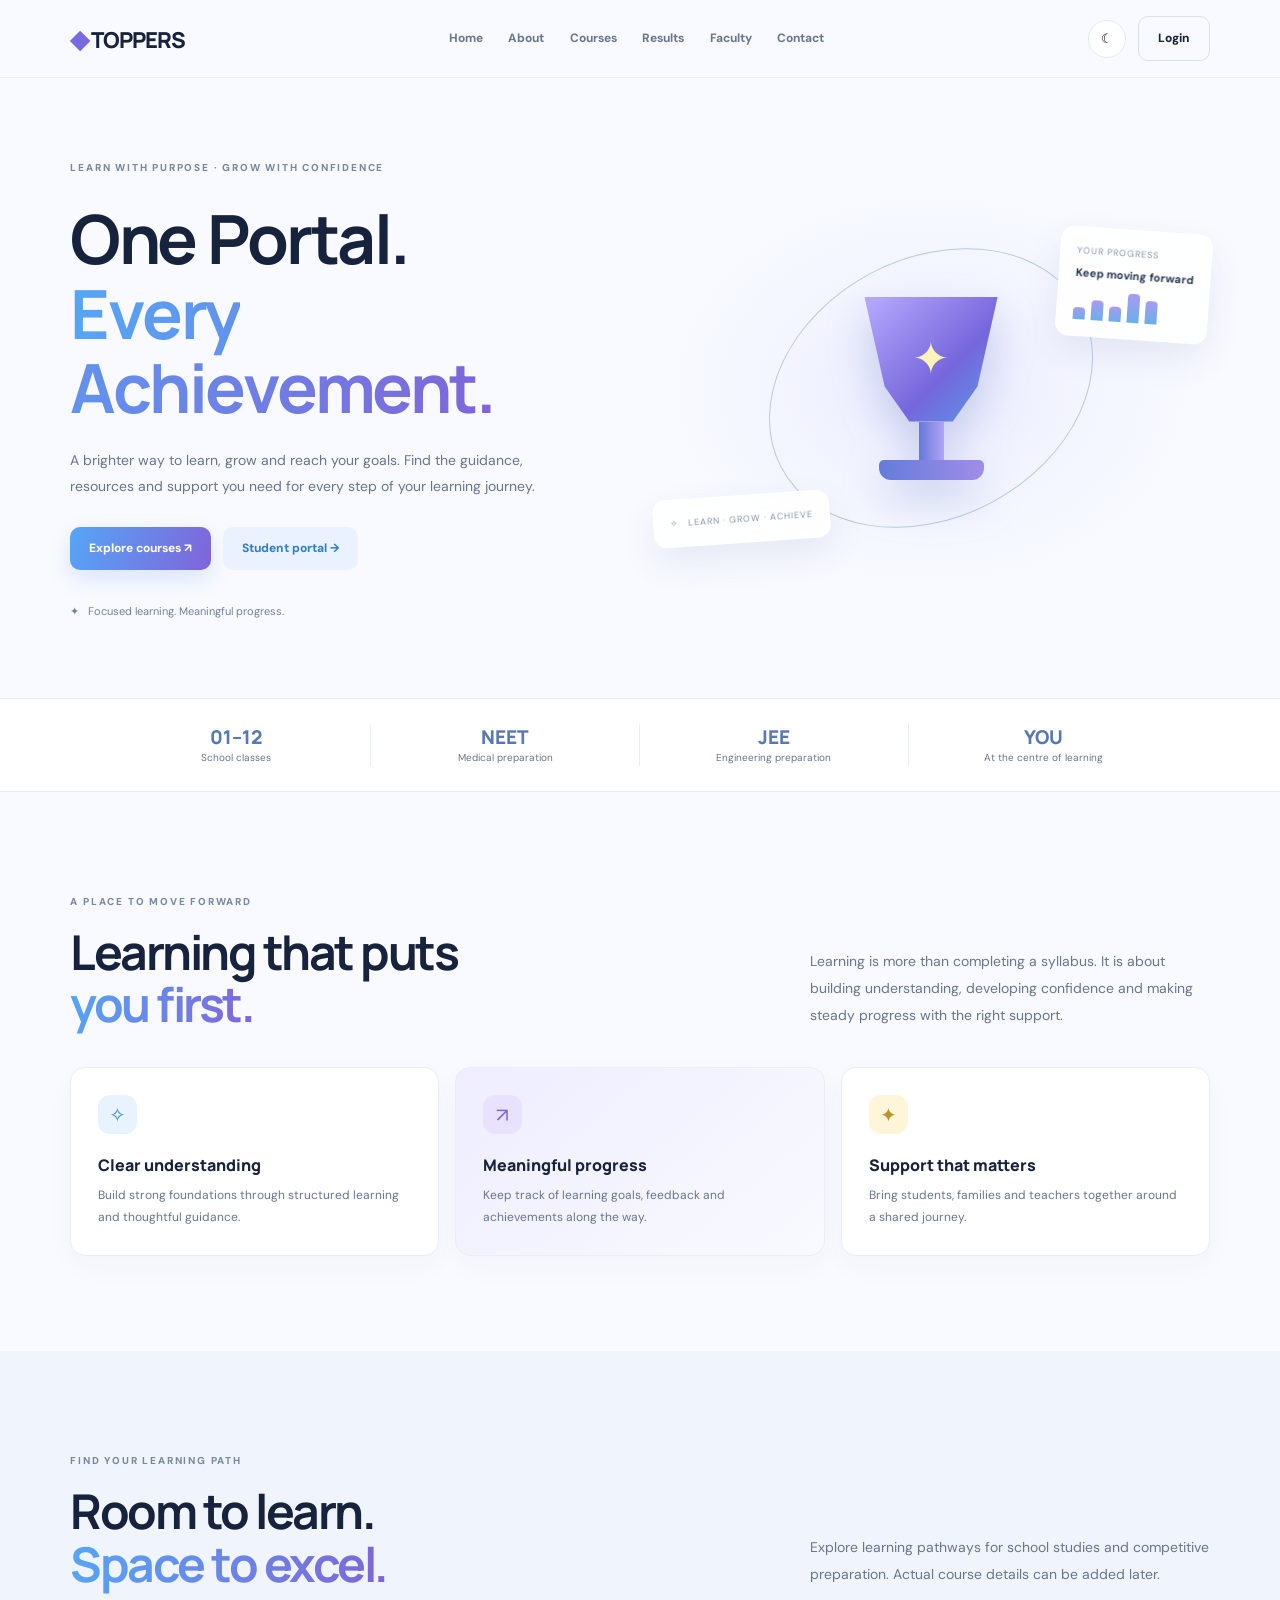
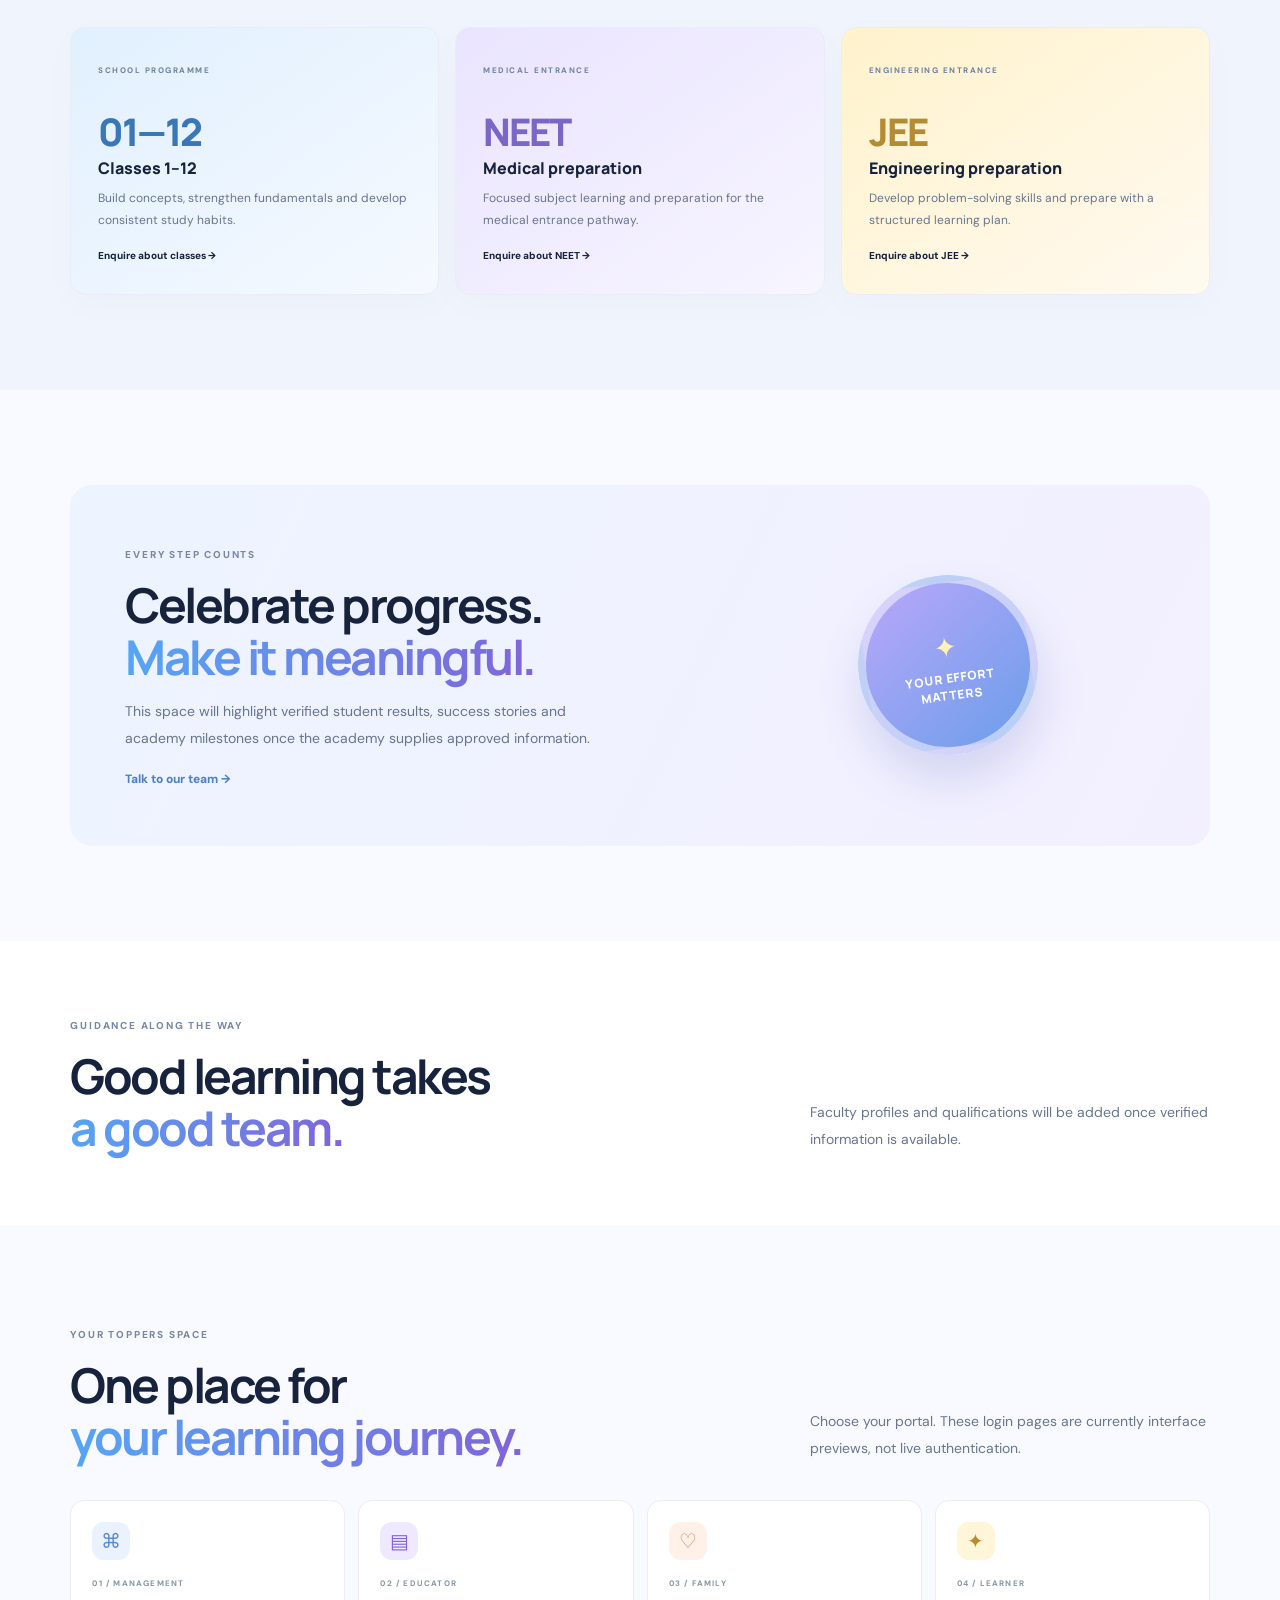
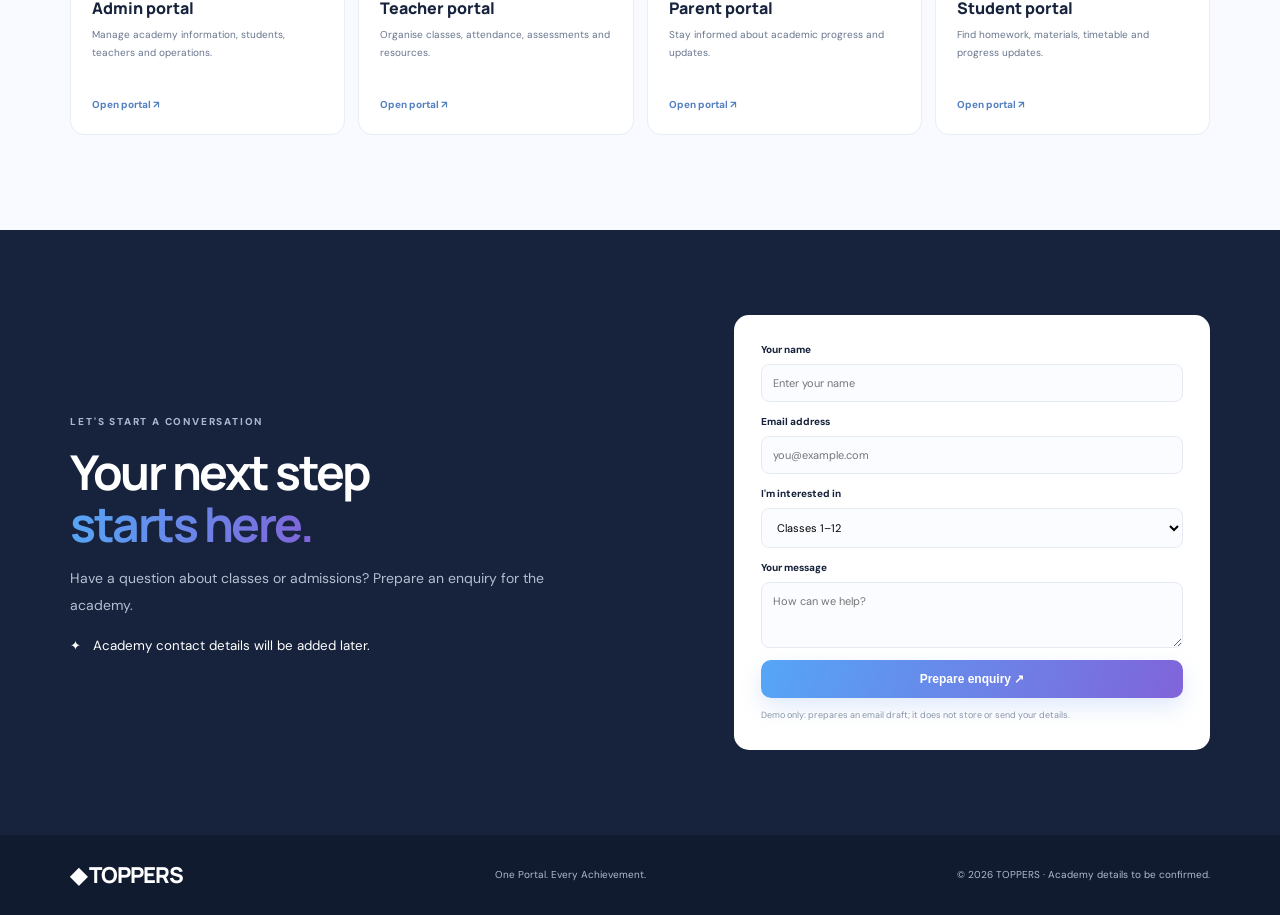
<file: index.html>
<!doctype html>
<html lang="en"><head><meta charset="utf-8"><meta name="viewport" content="width=device-width,initial-scale=1"><title>TOPPERS | One Portal. Every Achievement.</title><link rel="preconnect" href="https://fonts.googleapis.com"><link href="https://fonts.googleapis.com/css2?family=DM+Sans:wght@400;500;600;700;800&family=Manrope:wght@500;600;700;800&display=swap" rel="stylesheet"><link rel="stylesheet" href="styles.css"></head>
<body>
<header class="header"><a class="brand" href="#home"><span class="mark">◆</span> TOPPERS</a><button class="menu" id="menu">☰</button><nav id="nav"><a href="#home">Home</a><a href="#about">About</a><a href="#courses">Courses</a><a href="#results">Results</a><a href="#faculty">Faculty</a><a href="#contact">Contact</a></nav><div class="actions"><button id="theme" class="theme">☾</button><a class="btn outline" href="#portals">Login</a></div></header>
<main>
<section class="hero wrap" id="home"><div class="hero-copy"><span class="eyebrow">LEARN WITH PURPOSE · GROW WITH CONFIDENCE</span><h1>One Portal.<br><span>Every Achievement.</span></h1><p>A brighter way to learn, grow and reach your goals. Find the guidance, resources and support you need for every step of your learning journey.</p><div class="buttons"><a class="btn primary" href="#courses">Explore courses ↗</a><a class="btn soft" href="#portals">Student portal →</a></div><small class="subline">✦ &nbsp; Focused learning. Meaningful progress.</small></div>
<div class="art"><div class="orbit"></div><div class="trophy"><div class="cup">✦</div><div class="stem"></div><div class="base"></div></div><div class="float f1">YOUR PROGRESS<br><b>Keep moving forward</b><div class="bars"><i></i><i></i><i></i><i></i><i></i></div></div><div class="float f2">✧ &nbsp; LEARN · GROW · ACHIEVE</div></div></section>
<section class="stats"><div><b>01–12</b><span>School classes</span></div><div><b>NEET</b><span>Medical preparation</span></div><div><b>JEE</b><span>Engineering preparation</span></div><div><b>YOU</b><span>At the centre of learning</span></div></section>
<section class="wrap section" id="about"><div class="heading"><div><small class="eyebrow">A PLACE TO MOVE FORWARD</small><h2>Learning that puts<br><span>you first.</span></h2></div><p>Learning is more than completing a syllabus. It is about building understanding, developing confidence and making steady progress with the right support.</p></div><div class="three"><article><i class="ico blue">✧</i><h3>Clear understanding</h3><p>Build strong foundations through structured learning and thoughtful guidance.</p></article><article class="featured"><i class="ico purple">↗</i><h3>Meaningful progress</h3><p>Keep track of learning goals, feedback and achievements along the way.</p></article><article><i class="ico yellow">✦</i><h3>Support that matters</h3><p>Bring students, families and teachers together around a shared journey.</p></article></div></section>
<section class="courses" id="courses"><div class="wrap section"><div class="heading"><div><small class="eyebrow">FIND YOUR LEARNING PATH</small><h2>Room to learn.<br><span>Space to excel.</span></h2></div><p>Explore learning pathways for school studies and competitive preparation. Actual course details can be added later.</p></div><div class="three"><article class="course cblue"><small>SCHOOL PROGRAMME</small><strong>01—12</strong><h3>Classes 1–12</h3><p>Build concepts, strengthen fundamentals and develop consistent study habits.</p><a href="#contact">Enquire about classes →</a></article><article class="course cpurple"><small>MEDICAL ENTRANCE</small><strong>NEET</strong><h3>Medical preparation</h3><p>Focused subject learning and preparation for the medical entrance pathway.</p><a href="#contact">Enquire about NEET →</a></article><article class="course cyellow"><small>ENGINEERING ENTRANCE</small><strong>JEE</strong><h3>Engineering preparation</h3><p>Develop problem-solving skills and prepare with a structured learning plan.</p><a href="#contact">Enquire about JEE →</a></article></div></div></section>
<section class="wrap section" id="results"><div class="results"><div><small class="eyebrow">EVERY STEP COUNTS</small><h2>Celebrate progress.<br><span>Make it meaningful.</span></h2><p>This space will highlight verified student results, success stories and academy milestones once the academy supplies approved information.</p><a href="#contact">Talk to our team →</a></div><div class="medal"><span>✦</span><b>YOUR EFFORT<br>MATTERS</b></div></div></section>
<section class="faculty" id="faculty"><div class="wrap heading"><div><small class="eyebrow">GUIDANCE ALONG THE WAY</small><h2>Good learning takes<br><span>a good team.</span></h2></div><p>Faculty profiles and qualifications will be added once verified information is available.</p></div></section>
<section class="wrap section" id="portals"><div class="heading"><div><small class="eyebrow">YOUR TOPPERS SPACE</small><h2>One place for<br><span>your learning journey.</span></h2></div><p>Choose your portal. These login pages are currently interface previews, not live authentication.</p></div><div class="four"><a class="portal" href="portal.html?role=admin"><i>⌘</i><small>01 / MANAGEMENT</small><h3>Admin portal</h3><p>Manage academy information, students, teachers and operations.</p><b>Open portal ↗</b></a><a class="portal" href="portal.html?role=teacher"><i>▤</i><small>02 / EDUCATOR</small><h3>Teacher portal</h3><p>Organise classes, attendance, assessments and resources.</p><b>Open portal ↗</b></a><a class="portal" href="portal.html?role=parent"><i>♡</i><small>03 / FAMILY</small><h3>Parent portal</h3><p>Stay informed about academic progress and updates.</p><b>Open portal ↗</b></a><a class="portal" href="portal.html?role=student"><i>✦</i><small>04 / LEARNER</small><h3>Student portal</h3><p>Find homework, materials, timetable and progress updates.</p><b>Open portal ↗</b></a></div></section>
<section class="contact" id="contact"><div class="wrap contact-grid"><div><small class="eyebrow">LET'S START A CONVERSATION</small><h2>Your next step<br><span>starts here.</span></h2><p>Have a question about classes or admissions? Prepare an enquiry for the academy.</p><small>✦ &nbsp; Academy contact details will be added later.</small></div><form id="form"><label>Your name<input required name="name" placeholder="Enter your name"></label><label>Email address<input required type="email" name="email" placeholder="you@example.com"></label><label>I'm interested in<select name="interest"><option>Classes 1–12</option><option>NEET preparation</option><option>JEE preparation</option><option>Other enquiry</option></select></label><label>Your message<textarea name="message" rows="3" placeholder="How can we help?"></textarea></label><button class="btn primary">Prepare enquiry ↗</button><small id="feedback">Demo only: prepares an email draft; it does not store or send your details.</small></form></div></section>
</main><footer><a class="brand" href="#home">◆ TOPPERS</a><span>One Portal. Every Achievement.</span><small>© <span id="year"></span> TOPPERS · Academy details to be confirmed.</small></footer><script src="script.js"></script></body></html>
</file>
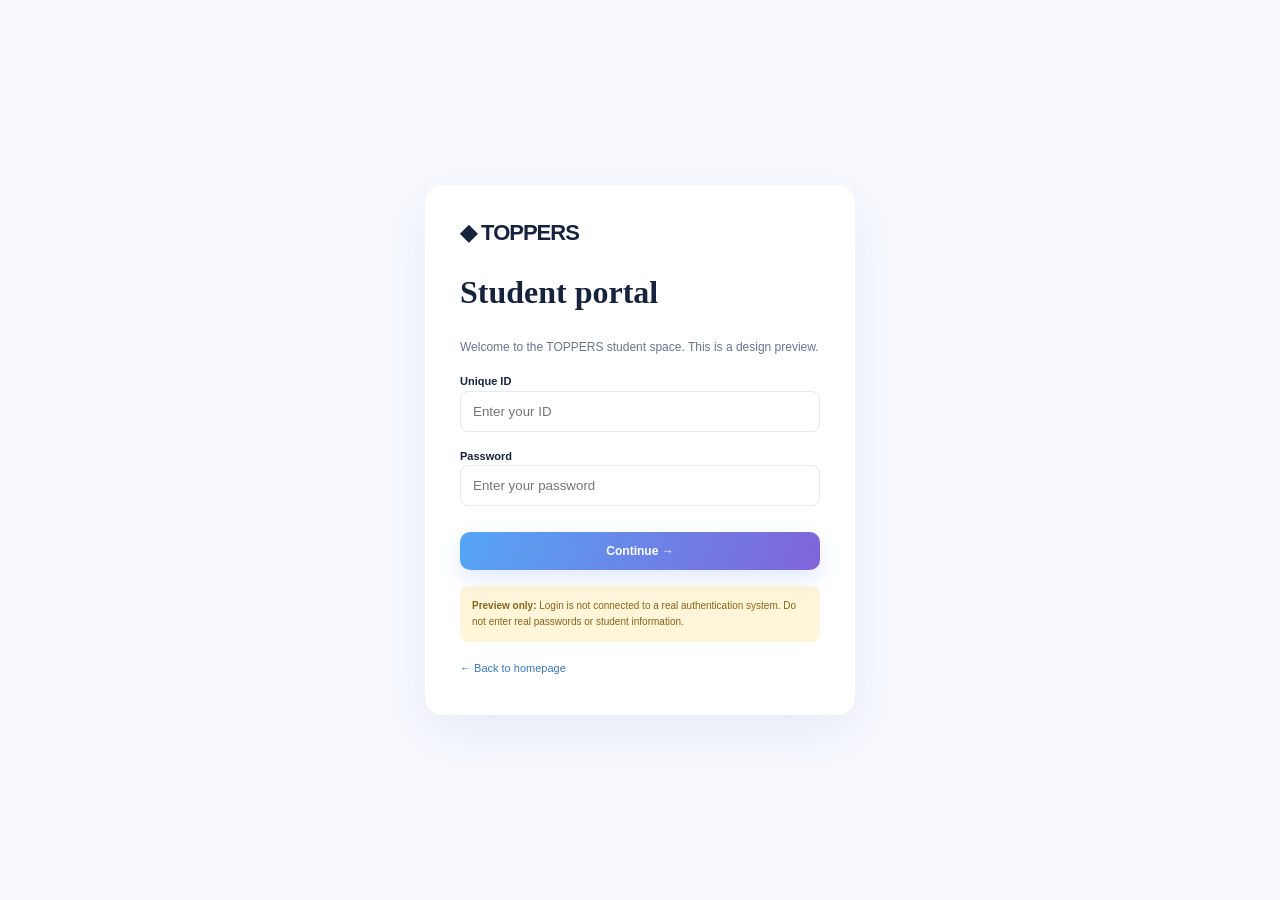
<file: portal.html>
<!doctype html><html lang="en"><head><meta charset="utf-8"><meta name="viewport" content="width=device-width,initial-scale=1"><title>TOPPERS Portal</title><link rel="stylesheet" href="styles.css"></head><body><main class="portal-page"><section class="login-card"><a class="brand" href="index.html">◆ TOPPERS</a><h1 id="title">Portal login</h1><p id="desc">Welcome to your TOPPERS space.</p><form id="login"><label>Unique ID<input required placeholder="Enter your ID" autocomplete="username"></label><label>Password<input type="password" required placeholder="Enter your password" autocomplete="current-password"></label><button class="btn primary">Continue →</button></form><div class="warning"><b>Preview only:</b> Login is not connected to a real authentication system. Do not enter real passwords or student information.</div><a class="back" href="index.html">← Back to homepage</a></section></main><script>const role=new URLSearchParams(location.search).get('role')||'student';const names={admin:'Admin',teacher:'Teacher',parent:'Parent',student:'Student'};document.querySelector('#title').textContent=names[role]+' portal';document.querySelector('#desc').textContent='Welcome to the TOPPERS '+names[role].toLowerCase()+' space. This is a design preview.';document.querySelector('#login').addEventListener('submit',e=>{e.preventDefault();alert('Frontend preview only. Secure login has not been connected. Please do not use real credentials.');});</script></body></html>
</file>
<file: styles.css>
*{box-sizing:border-box}html{scroll-behavior:smooth;scroll-padding-top:85px}body{margin:0;background:#f8faff;color:#17233c;font-family:'DM Sans',sans-serif;line-height:1.6}a{color:inherit;text-decoration:none}.header{height:78px;padding:0 5.5%;display:flex;align-items:center;justify-content:space-between;gap:22px;position:sticky;top:0;background:#f8faffed;backdrop-filter:blur(16px);z-index:5;border-bottom:1px solid #e8edf6}.brand{font:800 22px Manrope,sans-serif;letter-spacing:-1px;white-space:nowrap}.mark{color:#796bdf;font-size:25px}.header nav{display:flex;gap:clamp(12px,2vw,28px)}.header nav a{font-size:12px;color:#68758d;font-weight:700}.header nav a:hover{color:#367ecb}.actions{display:flex;align-items:center;gap:12px}.theme,.menu{border:1px solid #e3eaf4;background:white;border-radius:50%;width:38px;height:38px;cursor:pointer}.menu{display:none}.btn{display:inline-flex;align-items:center;justify-content:center;padding:12px 19px;border-radius:10px;font-size:12px;font-weight:800;border:0;cursor:pointer}.primary{color:white;background:linear-gradient(110deg,#55a6f6,#8064d9);box-shadow:0 9px 22px #648fe333}.outline{border:1px solid #d7e0ed}.soft{background:#eaf2ff;color:#347dc9}.wrap{width:min(1140px,89%);margin:auto}.hero{min-height:620px;display:grid;grid-template-columns:1fr 1fr;align-items:center;gap:25px;padding:55px 0;position:relative}.eyebrow{font-size:10px;letter-spacing:1.8px;font-weight:800;color:#7888a2}.hero h1,h2{font-family:Manrope,sans-serif;letter-spacing:-2.5px;line-height:1.1}.hero h1{font-size:clamp(44px,5.3vw,68px);margin:22px 0}.hero h1 span,h2 span{background:linear-gradient(100deg,#55a6f6,#8064d9);background-clip:text;color:transparent}.hero-copy>p,.heading>p,.results p,.contact-grid>div>p{color:#68758d;font-size:14px;line-height:1.9;max-width:490px}.buttons{display:flex;gap:12px;margin:27px 0}.subline{color:#73819a;font-size:11px}.art{height:420px;position:relative;display:grid;place-items:center;background:radial-gradient(ellipse,#e9eaff 0%,#f4f6ff 43%,transparent 70%)}.orbit{position:absolute;width:340px;height:260px;border:1px solid #b9c8eb;border-radius:50%;transform:rotate(-28deg)}.trophy{position:relative;filter:drop-shadow(0 20px 20px #7586c455);display:flex;align-items:center;flex-direction:column}.cup{width:145px;height:125px;display:grid;place-items:center;color:#fff2ba;font-size:45px;background:linear-gradient(135deg,#b9adff,#7666dc 60%,#579fe8);clip-path:polygon(4% 0,96% 0,82% 72%,65% 100%,35% 100%,18% 72%)}.stem{width:25px;height:38px;background:linear-gradient(90deg,#6679d8,#b2a3f5)}.base{width:105px;height:20px;border-radius:5px 5px 12px 12px;background:linear-gradient(90deg,#647cda,#a28ce9)}.float{position:absolute;background:#ffffffdf;backdrop-filter:blur(10px);padding:16px;border:1px solid white;border-radius:13px;box-shadow:0 15px 35px #344d7b18;font-size:9px;letter-spacing:1px;color:#8290a7}.float b{display:block;color:#25334e;letter-spacing:0;font-size:11px;margin-top:7px}.f1{right:0;top:52px;transform:rotate(4deg)}.f2{left:0;bottom:55px;transform:rotate(-4deg)}.bars{display:flex;gap:6px;align-items:end;height:30px;margin-top:7px}.bars i{width:12px;border-radius:4px 4px 0 0;background:linear-gradient(#a89af0,#6aafea)}.bars i:nth-child(1){height:40%}.bars i:nth-child(2){height:65%}.bars i:nth-child(3){height:50%}.bars i:nth-child(4){height:95%}.bars i:nth-child(5){height:75%}.stats{display:grid;grid-template-columns:repeat(4,1fr);padding:25px 8%;background:white;border-block:1px solid #e8edf6}.stats div{display:flex;flex-direction:column;align-items:center;border-right:1px solid #e8edf6}.stats div:last-child{border:0}.stats b{font:800 19px Manrope;color:#5878b4}.stats span{font-size:10px;color:#68758d}.section{padding-top:95px;padding-bottom:95px}.heading{display:flex;justify-content:space-between;align-items:end;gap:45px;margin-bottom:36px}.heading h2,.results h2,.faculty h2,.contact h2{font-size:clamp(35px,4vw,48px);margin:13px 0 0}.heading>p{max-width:400px;margin-bottom:3px}.three{display:grid;grid-template-columns:repeat(3,1fr);gap:16px}.three article{background:white;border:1px solid #e8edf6;border-radius:15px;padding:27px;box-shadow:0 10px 28px #344d7b08}.three article.featured{background:linear-gradient(140deg,#efedff,#f8faff)}.ico{width:39px;height:39px;border-radius:12px;display:grid;place-items:center;font-style:normal;font-size:20px;margin-bottom:20px}.blue{background:#e8f3ff;color:#478bd3}.purple{background:#e9e2ff;color:#8064d9}.yellow{background:#fff5d9;color:#bd922d}.three h3,.portal h3{font:800 16px Manrope;margin:0 0 9px}.three p,.portal p{font-size:12px;line-height:1.8;color:#68758d;margin:0}.courses{background:#f0f5fd}.course{min-height:265px;position:relative;overflow:hidden}.course small{font-size:8px;letter-spacing:1.5px;font-weight:800;color:#7183a1}.course strong{display:block;font:800 38px Manrope;letter-spacing:-2px;margin-top:25px;color:#3977b9}.course h3{margin-top:0}.course a{display:inline-block;margin-top:17px;font-size:10px;font-weight:800}.cblue{background:linear-gradient(145deg,#e1f0ff,#f5f9ff)!important}.cpurple{background:linear-gradient(145deg,#eae4ff,#f7f5ff)!important}.cpurple strong{color:#7966c5}.cyellow{background:linear-gradient(145deg,#fff2cc,#fffaf0)!important}.cyellow strong{color:#b28b34}.results{border-radius:22px;background:linear-gradient(115deg,#edf4ff,#f3efff);padding:55px;display:grid;grid-template-columns:1fr .7fr;align-items:center;gap:25px}.results p{max-width:480px}.results a{font-size:12px;font-weight:800;color:#4d80c3}.medal{width:180px;height:180px;border-radius:50%;justify-self:center;display:flex;flex-direction:column;align-items:center;justify-content:center;color:white;text-align:center;background:linear-gradient(145deg,#b9a7fa,#6b9eea);border:8px solid #ffffff80;box-shadow:0 25px 45px #5c69b933;transform:rotate(-8deg)}.medal span{font-size:28px;color:#fff1b7}.medal b{font:800 12px Manrope;letter-spacing:1px}.faculty{background:white;padding:70px 0}.faculty .heading{margin-bottom:0}.four{display:grid;grid-template-columns:repeat(4,1fr);gap:13px}.portal{background:white;border:1px solid #e8edf6;border-radius:14px;padding:21px;min-height:235px;display:flex;flex-direction:column;transition:.2s}.portal:hover{transform:translateY(-5px);box-shadow:0 18px 40px #344d7b18}.portal i{font-style:normal;width:38px;height:38px;border-radius:12px;background:#eaf2ff;color:#578bd0;display:grid;place-items:center;font-size:20px;margin-bottom:17px}.portal:nth-child(2) i{background:#eee9ff;color:#8064d9}.portal:nth-child(3) i{background:#fff0e8;color:#cf855f}.portal:nth-child(4) i{background:#fff5d9;color:#b78d2c}.portal small{font-size:8px;letter-spacing:1.2px;color:#8996aa;font-weight:800}.portal h3{margin:7px 0}.portal p{font-size:10px}.portal>b{font-size:10px;color:#527fc0;margin-top:auto;padding-top:15px}.contact{background:#17233c;color:white;padding:85px 0}.contact-grid{display:grid;grid-template-columns:1fr .8fr;gap:70px;align-items:center}.contact .eyebrow{color:#a9b7d1}.contact-grid>div>p{color:#b4bfd1}.contact-grid form{background:white;color:#17233c;padding:27px;border-radius:15px;display:flex;flex-direction:column}.contact label{font-size:10px;font-weight:800;margin-bottom:12px}.contact input,.contact select,.contact textarea{display:block;width:100%;padding:11px;border:1px solid #e5eaf2;border-radius:8px;margin-top:6px;font:11px 'DM Sans';background:#fbfcff}.contact form .btn{width:100%}.contact form small{font-size:9px;color:#8995a8;margin-top:10px}footer{padding:25px 5.5%;background:#111b30;color:#aebbd0;display:flex;justify-content:space-between;align-items:center;gap:15px}footer .brand{color:white}footer span,footer small{font-size:10px}.portal-page{min-height:100vh;display:grid;place-items:center;padding:25px}.login-card{background:white;width:min(430px,100%);padding:35px;border-radius:18px;box-shadow:0 18px 55px #344d7b18}.login-card h1{font:800 32px Manrope}.login-card p,.login-card small{font-size:12px;color:#68758d}.login-card label{display:block;font-size:11px;font-weight:700;margin:16px 0 6px}.login-card input{width:100%;padding:12px;border:1px solid #e5eaf2;border-radius:8px}.login-card button{width:100%;margin-top:20px}.warning{background:#fff5d9;padding:12px;border-radius:8px;color:#85651b;font-size:10px;margin-top:16px}.back{display:inline-block;margin-top:18px;font-size:11px;color:#3977b9}
body.dark{background:#101827;color:#edf3ff}body.dark .header{background:#101827ed;border-color:#2b3951}body.dark .header nav a,body.dark .hero-copy>p,body.dark .heading>p,body.dark .three p,body.dark .portal p,body.dark .stats span{color:#a6b3c8}body.dark .theme{background:#18243a;color:white;border-color:#2b3951}body.dark .stats,body.dark .three article,body.dark .portal,body.dark .faculty{background:#18243a;border-color:#2b3951}body.dark .courses{background:#131f32}body.dark .course{filter:brightness(.75)}body.dark .results{background:linear-gradient(115deg,#1e304b,#302c4c)}body.dark .float{background:#1f2b41;color:#bac6d9;border-color:#3a4964}body.dark .float b{color:#edf3ff}body.dark .contact form,body.dark .login-card{background:#18243a;color:#edf3ff}body.dark .contact input,body.dark .contact select,body.dark .contact textarea,body.dark .login-card input{background:#111c2e;color:white;border-color:#34425b}
@media(max-width:900px){.header nav{gap:12px}.header nav a{font-size:10px}.four{grid-template-columns:repeat(2,1fr)}}@media(max-width:700px){.header{height:68px}.menu{display:block}.header nav{display:none;position:absolute;top:67px;left:0;right:0;background:white;padding:18px 7%;flex-direction:column}.header nav.open{display:flex}.actions .outline{display:none}.hero{grid-template-columns:1fr;padding-top:55px}.art{height:330px}.hero h1{font-size:46px}.stats{grid-template-columns:repeat(2,1fr);gap:20px}.stats div:nth-child(2){border:0}.section{padding:70px 0}.heading{display:block}.heading>p{margin-top:18px}.three{grid-template-columns:1fr}.results{grid-template-columns:1fr;padding:32px}.medal{margin:20px auto}.faculty .heading{display:block}.four{grid-template-columns:1fr 1fr}.contact-grid{grid-template-columns:1fr;gap:25px}footer{flex-direction:column;align-items:flex-start}}@media(max-width:420px){.hero h1{font-size:40px}.art{transform:scale(.9);margin:0 -20px}.four{grid-template-columns:1fr}footer{gap:7px}}
</file>
